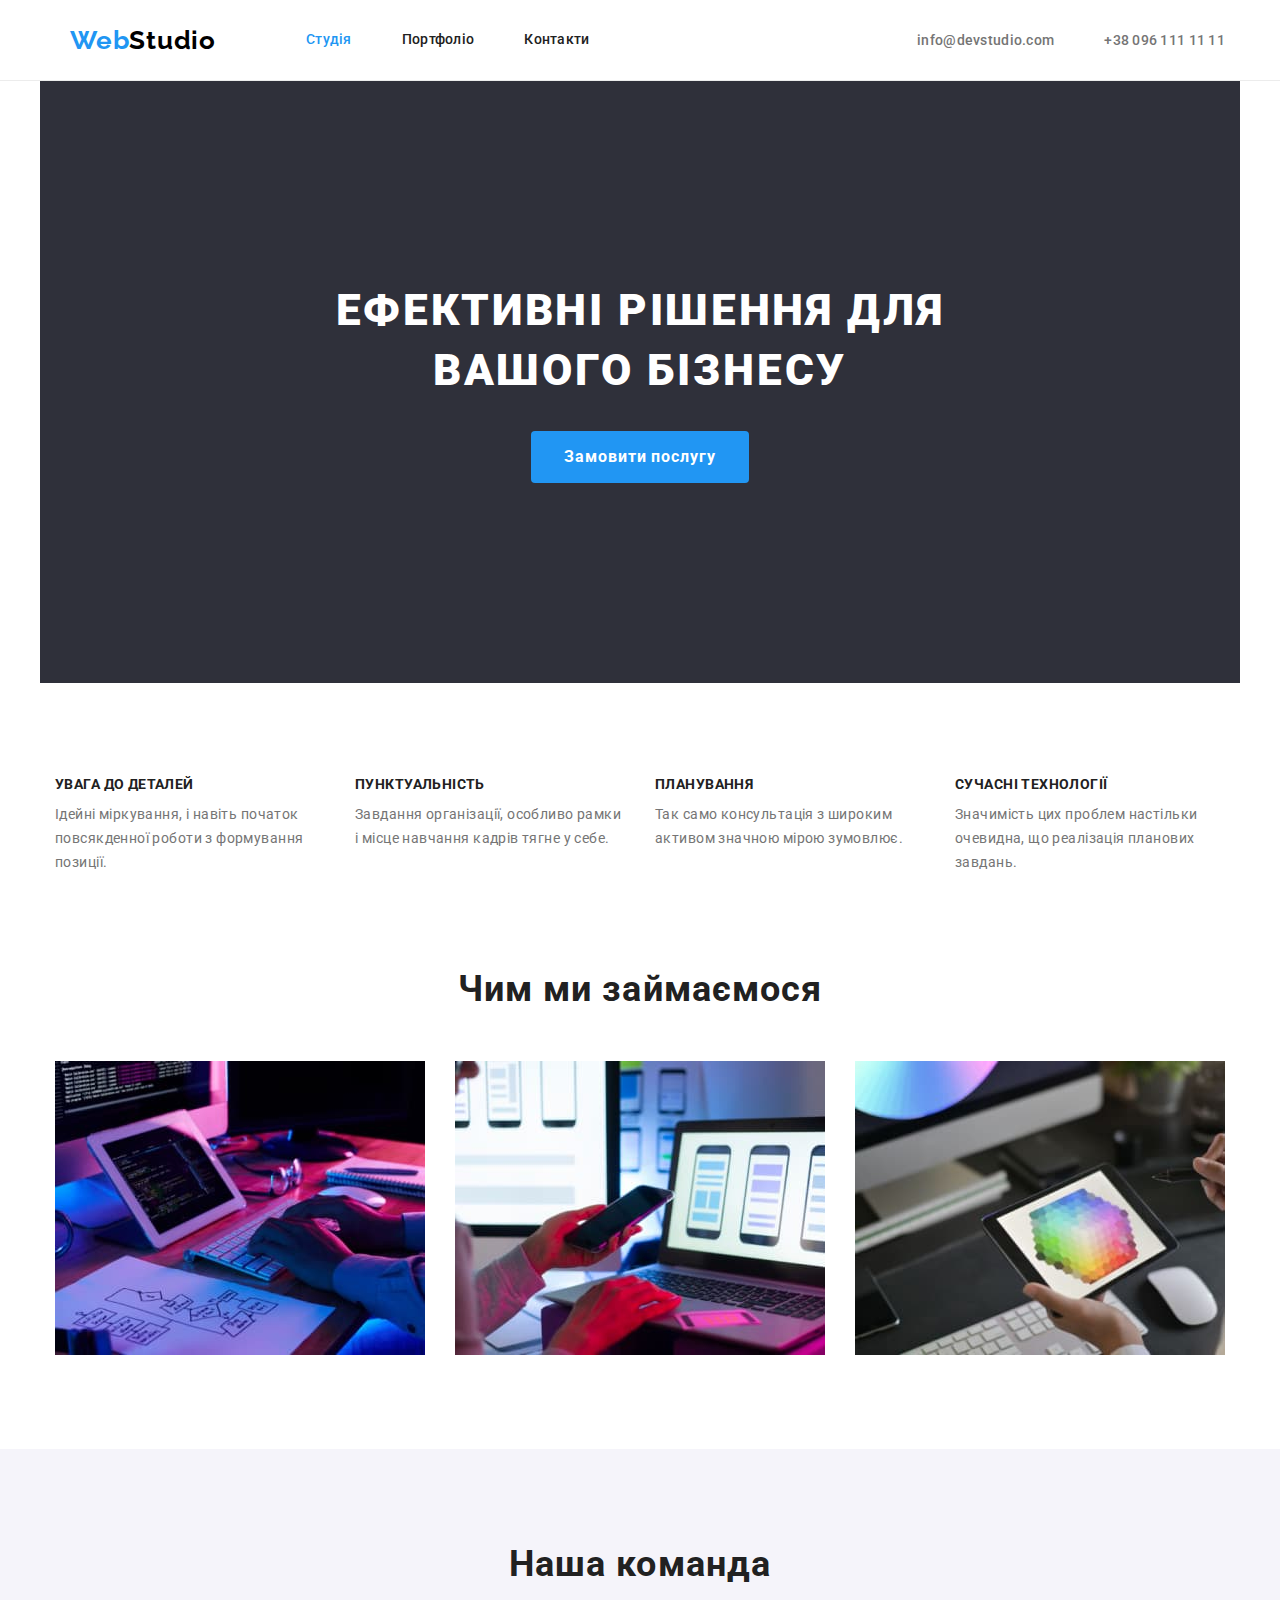
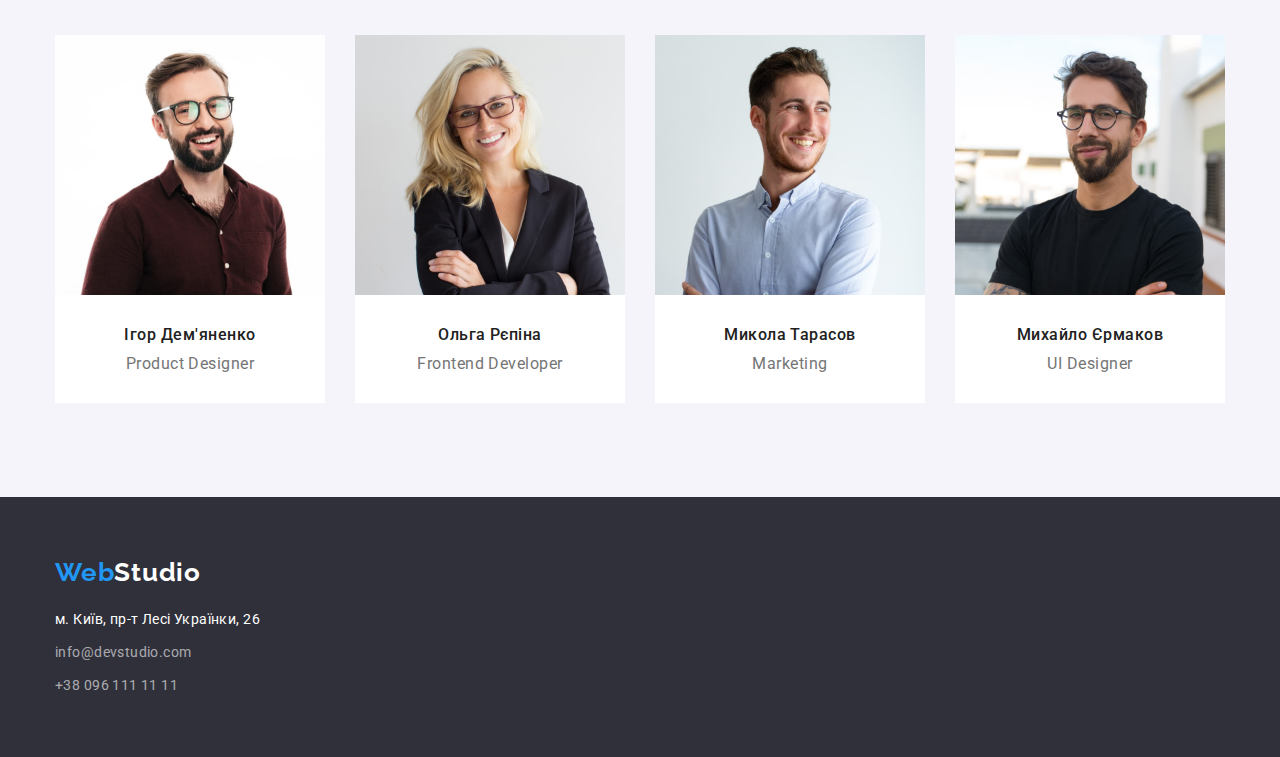
<file: index.html>
<!DOCTYPE html>
<html lang="en">
  <head>
    <meta charset="UTF-8" />
    <meta http-equiv="X-UA-Compatible" content="IE=edge" />
    <meta name="viewport" content="width=device-width, initial-scale=1.0" />
    <title>Document</title>
    <link rel="preconnect" href="https://fonts.googleapis.com" />
    <link rel="preconnect" href="https://fonts.gstatic.com" crossorigin />
    <link
      href="https://fonts.googleapis.com/css2?family=Raleway:wght@700&family=Roboto:wght@400;500;700;900&display=swap"
      rel="stylesheet"
    />
    <link
      rel="stylesheet"
      href="https://cdnjs.cloudflare.com/ajax/libs/modern-normalize/1.1.0/modern-normalize.min.css"
    />
    <link rel="stylesheet" href="./css/style.css" />
  </head>
  <body>
    <header class="header">
      <div class="container main-header">
        <nav class="container main-nav">
          <a href="./index.html" class="header-logo link"
            ><span class="logo-accent">Web</span>Studio</a
          >
          <ul class="header-list list">
            <li class="header-item">
              <a class="current header-link link" href=""> Студія </a>
            </li>
            <li class="header-item">
              <a class="header-link link" href="./portfolio.html">
                Портфоліо
              </a>
            </li>
            <li class="header-item">
              <a class="header-link link" href=""> Контакти </a>
            </li>
          </ul>
        </nav>
        <ul class="list-contact list">
          <li class="item">
            <a class="header-contact link" href="info@devstudio.com"
              >info@devstudio.com</a
            >
          </li>
          <li class="item">
            <a class="header-contact link" href="tel:+380961111111"
              >+38 096 111 11 11
            </a>
          </li>
        </ul>
      </div>
    </header>

    <main>
      <section class="hero container">
        <div class="hero-content">
          <h1>Ефективні рішення для вашого бізнесу</h1>
          <button class="main-button" type="button">Замовити послугу</button>
        </div>
      </section>

      <section class="fundamental section">
        <div class="container">
          <h2 class="visually-hidden">Принципи нашої роботи</h2>
          <ul class="fundamental-list list">
            <li class="fundamental-item">
              <h3 class="fundamental-title">УВАГА ДО ДЕТАЛЕЙ</h3>
              <p class="fundamental-text">
                Ідейні міркування, і навіть початок повсякденної роботи з
                формування позиції.
              </p>
            </li>
            <li class="fundamental-item">
              <h3 class="fundamental-title">ПУНКТУАЛЬНІСТЬ</h3>
              <p class="fundamental-text">
                Завдання організації, особливо рамки і місце навчання кадрів
                тягне у себе.
              </p>
            </li>
            <li class="fundamental-item">
              <h3 class="fundamental-title">ПЛАНУВАННЯ</h3>
              <p class="fundamental-text">
                Так само консультація з широким активом значною мірою зумовлює.
              </p>
            </li>
            <li class="fundamental-item">
              <h3 class="fundamental-title">СУЧАСНІ ТЕХНОЛОГІЇ</h3>
              <p class="fundamental-text">
                Значимість цих проблем настільки очевидна, що реалізація
                планових завдань.
              </p>
            </li>
          </ul>
        </div>
      </section>

      <section class="properties section">
        <div class="container">
          <h2 class="properties-head">Чим ми займаємося</h2>
          <ul class="properties-list list">
            <li class="properties-item">
              <img
                src="./images/img.jpg"
                alt="website development"
                width="370"
                height="294"
              />
            </li>
            <li class="properties-item">
              <img
                src="./images/img_2.jpg"
                alt="application development"
                width="370"
                height="294"
              />
            </li>
            <li class="properties-item">
              <img
                src="./images/img_3.jpg"
                alt="design"
                width="370"
                height="294"
              />
            </li>
          </ul>
        </div>
      </section>

      <section class="team section">
        <div class="container">
          <h2 class="team-title">Наша команда</h2>
          <ul class="team-list list">
            <li class="team-item">
              <img
                src="./images/prod.designer.jpg"
                alt="Our Product Designer"
                width="270"
                height="260"
              />
              <div class="team-content">
                <h3 class="team-members">Ігор Дем'яненко</h3>
                <p class="team-text">Product Designer</p>
              </div>
            </li>
            <li class="team-item">
              <img
                src="./images/frontend_developer.jpg"
                alt="Our Frontend Developer"
                width="270"
                height="260"
              />
              <div class="team-content">
                <h3 class="team-members">Ольга Рєпіна</h3>
                <p class="team-text">Frontend Developer</p>
              </div>
            </li>
            <li class="team-item">
              <img
                src="./images/marketing.jpg"
                alt="Our Marketing Manager"
                width="270"
                height="260"
              />
              <div class="team-content">
                <h3 class="team-members">Микола Тарасов</h3>
                <p class="team-text">Marketing</p>
              </div>
            </li>
            <li class="team-item">
              <img
                src="./images/UI_designer.jpg"
                alt="Our UI DesignerUI Designer"
                width="270"
                height="260"
              />
              <div class="team-content">
                <h3 class="team-members">Михайло Єрмаков</h3>
                <p class="team-text">UI Designer</p>
              </div>
            </li>
          </ul>
        </div>
      </section>
    </main>
    <footer class="footer">
      <div class="container footer-content">
        <a href="" class="footer-logo link"
          ><span class="logo-accent">Web</span>Studio</a
        >
        <address class="footer-address">
          м. Київ, пр-т Лесі Українки, 26
          <a class="footer-contact link" href="info@devstudio.com"
            >info@devstudio.com</a
          >
          <a class="footer-contact link" href="tel:+380961111111"
            >+38 096 111 11 11
          </a>
        </address>
      </div>
    </footer>
  </body>
</html>
</file>
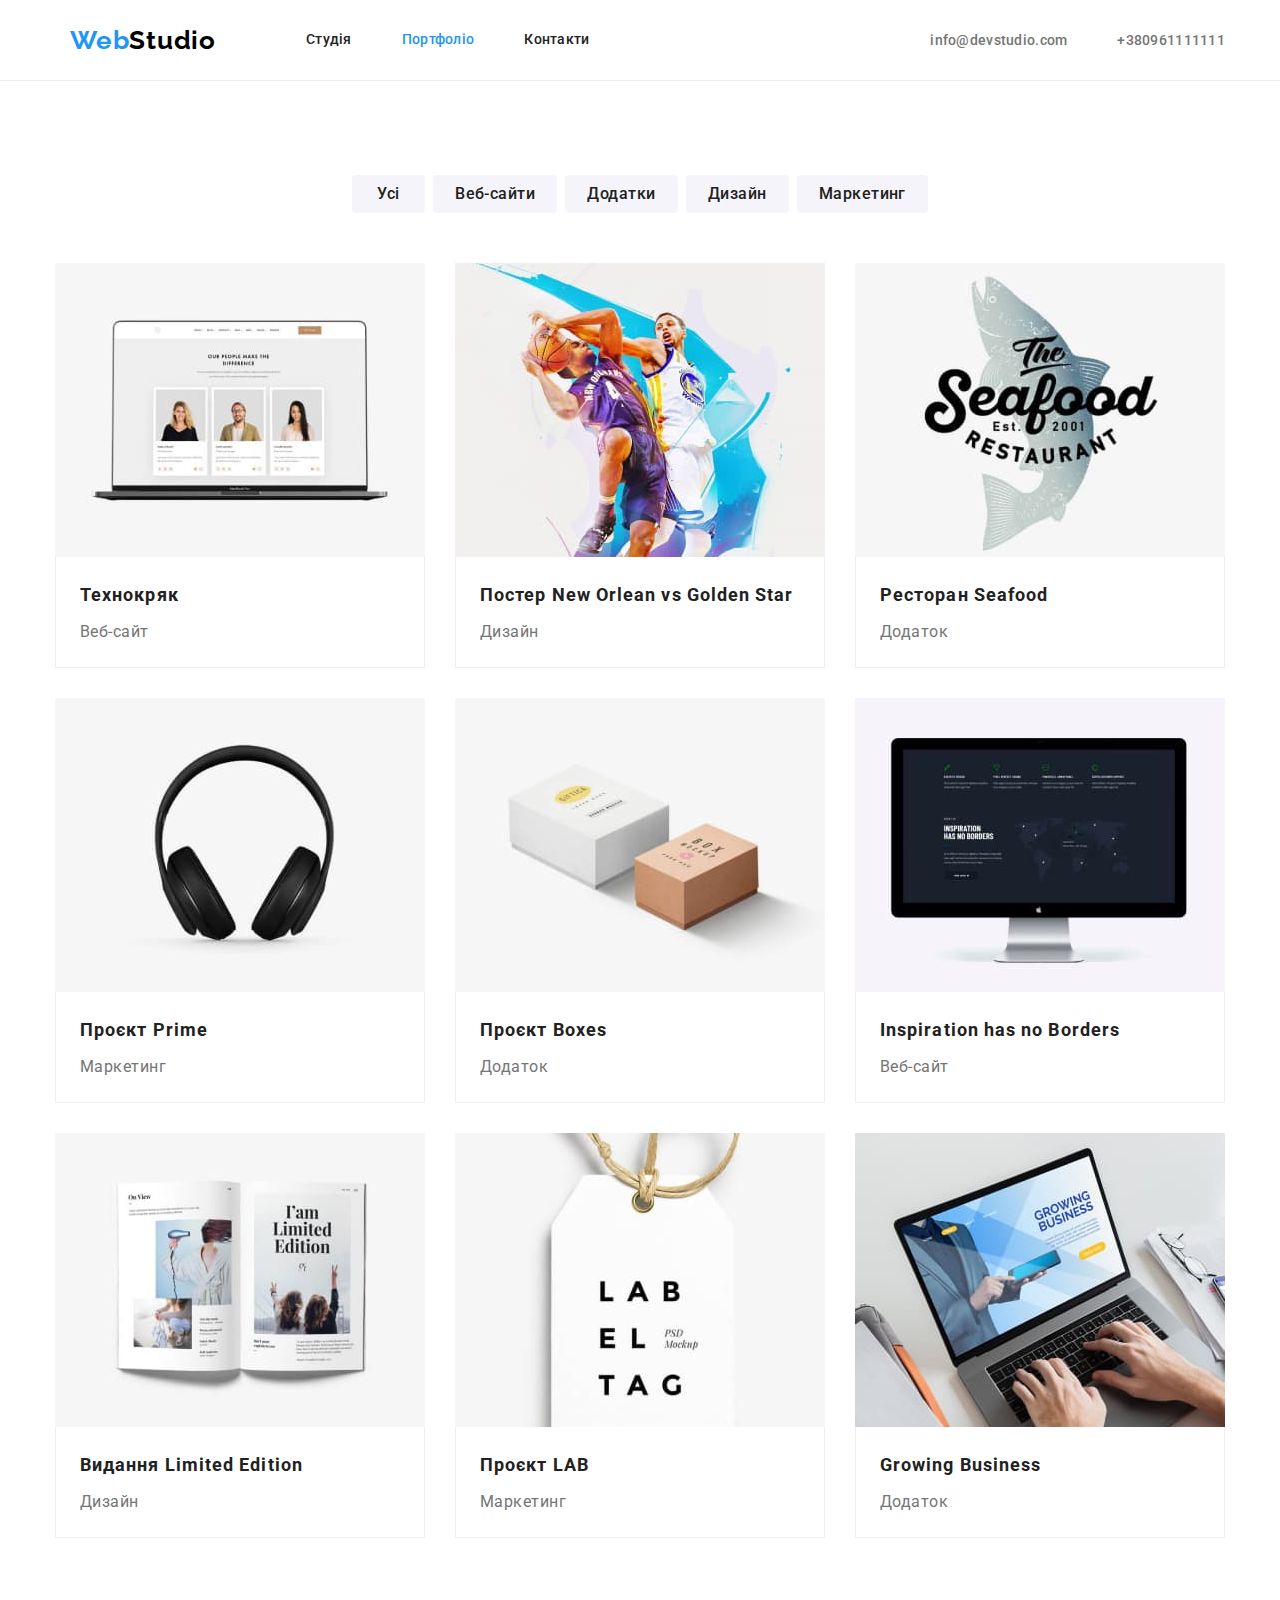
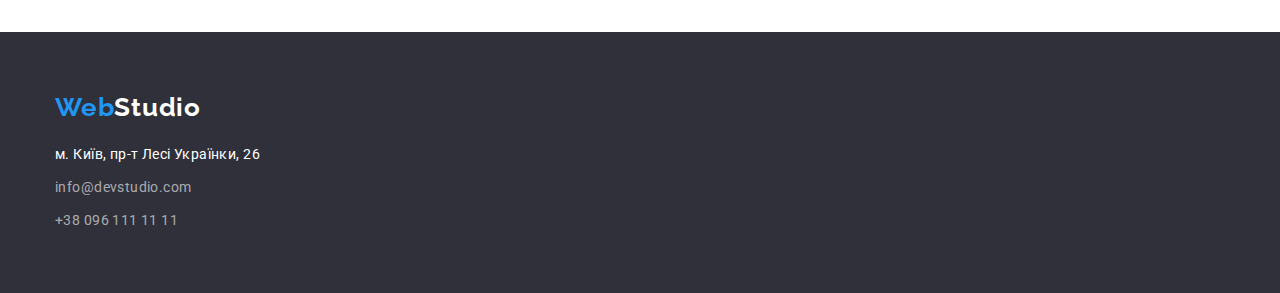
<file: portfolio.html>
<!DOCTYPE html>
<html lang="en">
  <head>
    <meta charset="UTF-8" />
    <meta http-equiv="X-UA-Compatible" content="IE=edge" />
    <meta name="viewport" content="width=device-width, initial-scale=1.0" />
    <title>Document</title>
    <link rel="preconnect" href="https://fonts.googleapis.com" />
    <link rel="preconnect" href="https://fonts.gstatic.com" crossorigin />
    <link
      href="https://fonts.googleapis.com/css2?family=Raleway:wght@700&family=Roboto:wght@400;500;700;900&display=swap"
      rel="stylesheet"
    />
    <link
      rel="stylesheet"
      href="https://cdnjs.cloudflare.com/ajax/libs/modern-normalize/1.1.0/modern-normalize.min.css"
    />
    <link rel="stylesheet" href="./css/style.css" />
  </head>
  <body>
    <header class="header">
      <div class="container main-header">
        <nav class="container main-nav">
          <a href="./index.html" class="header-logo link"
            ><span class="logo-accent">Web</span>Studio</a
          >
          <ul class="header-list list">
            <li class="header-item">
              <a class="header-link link" href="./index.html"> Студія </a>
            </li>
            <li class="header-item">
              <a class="current header-link link" href="./portfolio.html">
                Портфоліо
              </a>
            </li>
            <li class="header-item">
              <a class="header-link link" href=""> Контакти </a>
            </li>
          </ul>
        </nav>
        <ul class="list-contact list">
          <li class="item">
            <a class="header-contact link" href="info@devstudio.com"
              >info@devstudio.com</a
            >
          </li>
          <li class="item">
            <a class="header-contact link" href="tel:+380961111111"
              >+380961111111
            </a>
          </li>
        </ul>
      </div>
    </header>

    <main>
      <section class="projects section">
        <h2 class="visually-hidden">Фільтр</h2>
        <ul class="project-filtr list container">
          <li class="project-filtr-item">
            <button class="project-button" type="button">Усі</button>
          </li>
          <li class="project-filtr-item">
            <button class="project-button" type="button">Веб-сайти</button>
          </li>
          <li class="project-filtr-item">
            <button class="project-button" type="button">Додатки</button>
          </li>
          <li class="project-filtr-item">
            <button class="project-button" type="button">Дизайн</button>
          </li>
          <li class="project-filtr-item">
            <button class="project-button" type="button">Маркетинг</button>
          </li>
        </ul>
        <h2 class="visually-hidden">Наші проекти</h2>
        <ul class="project-list list container">
          <li class="project-item">
            <img
              src="./images/img_tehno.jpg"
              alt="website"
              width="370"
              height="294"
            />
            <div class="cards">
              <h3 class="project-title">Технокряк</h3>
              <p class="project-text">Веб-сайт</p>
            </div>
          </li>
          <li class="project-item">
            <img
              src="./images/img_poster.jpg"
              alt="poster"
              width="370"
              height="294"
            />
            <div class="cards">
              <h3 class="project-title">Постер New Orlean vs Golden Star</h3>
              <p class="project-text">Дизайн</p>
            </div>
          </li>
          <li class="project-item">
            <img
              src="./images/img_seafood.jpg"
              alt="app_seafood"
              width="370"
              height="294"
            />
            <div class="cards">
              <h3 class="project-title">Ресторан Seafood</h3>
              <p class="project-text">Додаток</p>
            </div>
          </li>
          <li class="project-item">
            <img
              src="./images/img_prime.jpg"
              alt="marketing"
              width="370"
              height="294"
            />
            <div class="cards">
              <h3 class="project-title">Проєкт Prime</h3>
              <p class="project-text">Маркетинг</p>
            </div>
          </li>
          <li class="project-item">
            <img
              src="./images/img_boxes.jpg"
              alt="app_boxes"
              width="370"
              height="294"
            />
            <div class="cards">
              <h3 class="project-title">Проєкт Boxes</h3>
              <p class="project-text">Додаток</p>
            </div>
          </li>
          <li class="project-item">
            <img
              src="./images/img_inspiration.jpg"
              alt="website_inspiration"
              width="370"
              height="294"
            />
            <div class="cards">
              <h3 class="project-title">Inspiration has no Borders</h3>
              <p class="project-text">Веб-сайт</p>
            </div>
          </li>
          <li class="project-item">
            <img
              src="./images/img_edition.jpg"
              alt="design"
              width="370"
              height="294"
            />
            <div class="cards">
              <h3 class="project-title">Видання Limited Edition</h3>
              <p class="project-text">Дизайн</p>
            </div>
          </li>
          <li class="project-item">
            <img
              src="./images/img_lab.jpg"
              alt="marketing_lab"
              width="370"
              height="294"
            />
            <div class="cards">
              <h3 class="project-title">Проєкт LAB</h3>
              <p class="project-text">Маркетинг</p>
            </div>
          </li>
          <li class="project-item">
            <img
              src="./images/img_growing.jpg"
              alt="app_growing_business"
              width="370"
              height="294"
            />
            <div class="cards">
              <h3 class="project-title">Growing Business</h3>
              <p class="project-text">Додаток</p>
            </div>
          </li>
        </ul>
      </section>
    </main>

    <footer class="footer">
      <div class="container footer-content">
        <a href="" class="footer-logo link"
          ><span class="logo-accent">Web</span>Studio</a
        >
        <address class="footer-address">
          м. Київ, пр-т Лесі Українки, 26
          <a class="footer-contact link" href="info@devstudio.com"
            >info@devstudio.com</a
          >
          <a class="footer-contact link" href="tel:+380961111111"
            >+38 096 111 11 11
          </a>
        </address>
      </div>
    </footer>
  </body>
</html>
</file>
<file: css/style.css>
:root {
--main-color:#212121;
--second-main-color:#757575;
--white:#FFFFFF;
--accent-color:#2196F3;
--logo-color:#000000;
--background-header:#ECECEC;
--background-footer:#2F303A;
--background-main: #FFFFFF;
--background-second: #F5F4FA;
--background-accent:#2196F3;
--backgground-portfolio-cards:#EEEEEE;
}

body  {
    font-family: 'Roboto', sans-serif;
    color: var(--main-color);
}   

.list {
    list-style: none;
    padding: 0;
    margin: 0;
}
.link {
    text-decoration: none;
}
.container {
        width: 1200px;
        padding-left: 15px;
        padding-right: 15px;
        margin-left: auto;
        margin-right: auto;
}
img {
        display: block;
        max-width: 100%;
        height: auto;
}

.section {
        padding-top: 94px;
        padding-bottom: 94px;
}

/* header */

.header {
    background-color: var(--background-main);
    border-bottom: 1px solid #ECECEC;
}

.header-list {
        display: flex;
        margin-left: 90px;
}

.project-filtr {
        justify-content: center;
}

.header-item:not(:last-child) {
        margin-right: 50px;
}

.main-header {
        display: flex;
        align-items: center;
}

.list-contact {
        display: flex;
        margin-left: auto;
        flex-shrink: 0;
}       

.list-contact .item + .item {
        margin-left: 50px;
}

.main-nav {
        display: flex;
        align-items: center;
}

.header-logo {
        font-family: 'Raleway';
        font-weight: 700;
        font-size: 26px;
        line-height: 1.19;  
        letter-spacing: 0.03em;
        color: var(--logo-color);
}
.logo-accent {
        color:var(--accent-color);
}
.header-link   {
        display: block;
        padding-top: 32px;
        padding-bottom: 32px;

        font-weight: 500;
        font-size: 14px;
        line-height: 1.14;
        letter-spacing: 0.02em;
        color: var(--main-color);   
}
.header-contact {
        font-weight: 500;
        font-size: 14px;
        line-height: 1.14;
        letter-spacing: 0.02em;
        color: var(--second-main-color);
}


.header-link:hover,
.header-link:focus {
        color: var(--accent-color);
}

.header-contact:hover,
.header-contact:focus {
        color: var(--accent-color);
}

.header-link.current {
        color: var(--accent-color);
}

/*hero*/

.hero {
        text-align: center;
        background-color: var(--background-footer);
}
h1 {    
        max-width: 696px;
        margin-top: 0;
        margin-bottom: 30px;
        margin-right: 0;

        font-weight: 900;
        font-size: 44px;
        line-height: 1.36;
        text-align: center;
        letter-spacing: 0.06em;
        text-transform: uppercase;      
        color: var(--white);
}

.main-button {
        border-radius: 4px;
        padding: 10px 32px;
        border: 1px solid transparent;

        front-family:inherit;
        font-weight: 700;
        font-size: 16px;
        line-height: 1.88;

        align-items: center;
        text-align: center;
        letter-spacing: 0.06em;

        color: var(--white);
        background-color: var(--background-accent);
        cursor:pointer;
}

.hero-content {
        display: inline-block;
        padding-top: 200px;
        padding-bottom: 200px;

        text-align: center;
}

.visually-hidden {
    position: absolute;
    white-space: nowrap;
    width: 1px;
    height: 1px;
    overflow: hidden;
    border: 0;
    padding: 0;
    clip: rect(0 0 0 0);
    clip-path: inset(50%);
    margin: -1px;
}

/*fundamental*/

.fundamental {
        text-align: center;
}

.fundamental-list {
        display: flex;
        width: 1170px;

        background-color: var(--background-main);
}

.fundamental-item:not(:last-child) {
        margin-right: 30px;
}

.fundamental-item {
        width: 270px;
        text-align: left;
}

.fundamental-title {
        margin-top: 0;
        margin-bottom: 10px;

        font-weight: 700;
        font-size: 14px;
        line-height: 1.14;
        letter-spacing: 0.03em;
        text-transform: uppercase;
}
.fundamental-text {
        margin-top: 0;
        margin-bottom: 0;

        font-size: 14px;
        line-height: 1.71;
        letter-spacing: 0.03em;
        color:var(--second-main-color);
}

/*properties*/

.properties-head {
        margin-top: 0;
        margin-bottom: 50px;

        text-align: center;

        font-weight: 700;
        font-size: 36px;
        line-height: 1.17;
        text-align: center;
        letter-spacing: 0.03em;
}
.properties {
        padding-top: 0;
        background-color: var(--background-main);
}

.properties-list {
        display: flex;
}

.properties-item:not(:last-child){
        margin-right: 30px;
}

/*team*/

.team {  
    background-color: var(--background-second);
}

.team-list {
        display: flex;
}

.team-item:not(:last-child) {
        margin-right: 30px;
}

.team-title {
        margin-top: 0;
        margin-bottom: 50px;

        font-weight: 700;
        font-size: 36px;
        line-height: 1.17;
        text-align: center;
        letter-spacing: 0.03em
}
.team-members {
        margin-top: 0;
        margin-bottom: 10px;

        font-weight: 500;
        font-size: 16px;
        line-height: 1.19;
        text-align: center;
        letter-spacing: 0.03em;
}
.team-text {
        margin-top: 0;
        margin-bottom: 0;

        font-size: 16px;
        line-height: 1.19;
        text-align: center;
        letter-spacing: 0.03em;
        color: var(--second-main-color);
}
.team-item {
    background-color: var(--background-main);
}

.team-content {
        padding-top: 30px;
        padding-bottom: 30px;
}
/* footer */

.footer {
        background-color: var(--background-footer);
        padding-top: 60px;
        padding-bottom: 60px;
}

.footer-content {
        display: flex;
        flex-direction:column;
}

.footer-logo {
        margin-bottom: 20px;

        font-family: 'Raleway';
        font-weight: 700;
        font-size: 26px;
        line-height: 1.19;
        letter-spacing: 0.03em;  
        color: var(--white)
}
.footer-address {
        display: flex;
        flex-direction: column;

        font-style: normal;
        font-size: 14px;
        line-height: 1.71;
        letter-spacing: 0.03em; 
        color: var(--white)
}
.footer-contact {
        margin-top: 9px;

        font-size: 14px;
        line-height: 1.71;
        letter-spacing: 0.03em;
        color: rgba(255, 255, 255, 0.6)
}

.footer-contact:hover,
.footer-contact:focus {
        color: var(--accent-color);
}


/* portfolio */

.projects {
    background-color: var(--background-main);
}

.project-filtr {
        display: flex;
        margin-bottom: 50px;
}
.project-filtr-item:not(:last-child){
        margin-right: 8px;
}

.project-button {
        display: inline-block;
        border-radius: 4px;
        min-width: 73px;
        padding: 6px 22px;

        border: transparent;

        font-family: 'Roboto';
        font-weight: 500;
        font-size: 16px;
        line-height: 1.63;
        text-align: center;
        letter-spacing: 0.03em;
        color: var(--main-color);
        background-color: var(--background-second);
        cursor: pointer;
}
.project-button:hover {
        color: var(--white);
        background-color: var(--background-accent);
}

.project-button:focus {

        color: var(--white);
        background-color: var(--background-accent);
}

.project-list {
        display: flex;
        flex-wrap: wrap;
        gap: 30px;
}

.project-title {
        margin-top: 0px;
        margin-bottom: 4px;
        /* margin-left: 24px;
        margin-right: 24px; */

        font-weight: 700;
        font-size: 18px;                
        line-height: 2;
        letter-spacing: 0.06em;
}

.project-text {
        margin-top: 0;
        margin-bottom: 0;

        font-size: 16px;
        line-height: 1.88;
        letter-spacing: 0.03em;
        color: var(--second-main-color);
}

.project-item {
        flex-basis: calc((100% - 60px) / 3);
        background-color: var(--backgground-portfolio-cards);
}       

.cards{
        padding: 20px 24px;

        border-right-width: 1px;
        border-right-style: solid;
        border-right-color: var(--backgground-portfolio-cards);

        border-bottom-width: 1px;
        border-bottom-style: solid;
        border-bottom-color: var(--backgground-portfolio-cards);
        
        border-left-width: 1px;
        border-left-style: solid;
        border-left-color: var(--backgground-portfolio-cards);

        background-color: var(--background-main);
}
</file>
